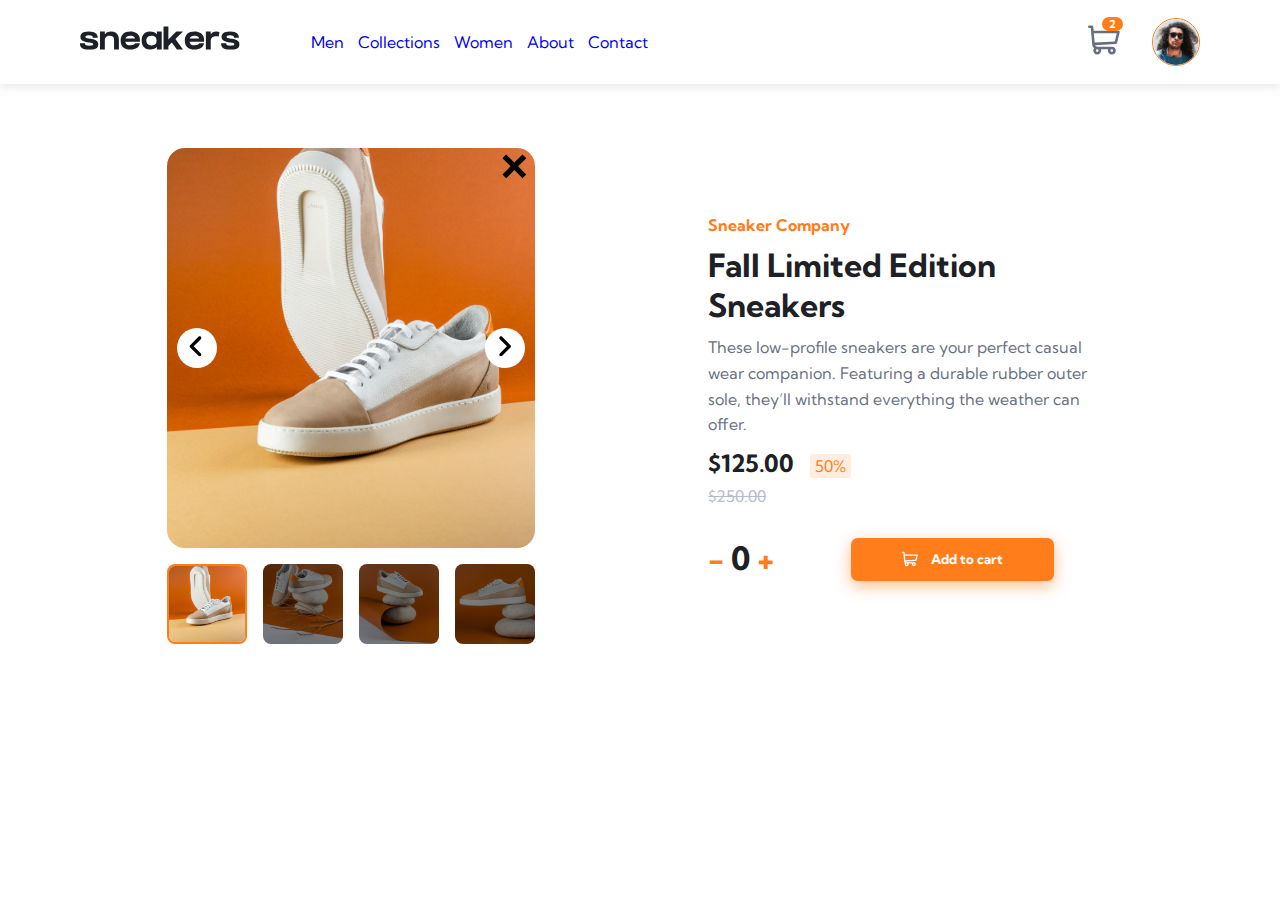
<file: index.html>
<!DOCTYPE html>
<html lang="en" dir="ltr">
  <head>
    <meta charset="UTF-8">
    <meta name="viewport" content="width=device-width, initial-scale=1.0">
    <link rel="icon" type="image/png" sizes="32x32" href="./images/favicon-32x32.png">
    <link href="https://fonts.googleapis.com/css2?family=Kumbh+Sans:wght@400;700&display=swap" rel="stylesheet">
    <link rel="stylesheet" href="style.css">
    <title>Frontend Mentor | E-commerce product page</title>
    <!-- <script src="../js/main.js" defer></script> -->
    <script src="main.js" defer></script>
  </head>
  <body>

    <header>
      <a href="#sidenav" id="sidenav-open-button" title="Open Menu" aria-label="Open Menu">
        <svg class="icon menu">
          <use href="./assets/images/icons/sprite.svg#menu"/>
        </svg>
      </a>
      
      
      <nav class="flex-r-c">
        <h1>
          <svg class="icon" id="logo" aria-label="Website's Logo" title="Website's Logo" style="width: 5em;height:2em;">
            <use href="./assets/images/icons/sprite.svg#logo"/>
          </svg>
        </h1>
        <a href="#">Men</a>
        <a href="#">Collections</a>
        <a href="#">Women</a>
        <a href="#">About</a>
        <a href="#">Contact</a>
      </nav>

      <div class="flex-r-c">
        <div class="cart">
          <svg class="icon">
            <use href="./assets/images/icons/sprite.svg#cart"/>
          </svg>
          <span class="items-count">2</span>
        </div>
        <img src="./assets/images/image-avatar.png" alt="">
      </div>

    </header>

    <aside id="sidenav">
      <div>
        <svg class="icon close" id="sidenav-close" title="Close Menu" aria-label="Close Menu">
          <use href="./assets/images/icons/sprite.svg#close"/>
        </svg>
      </div>
      <ul>
        <li>Men</li>
        <li>Collections</li>
        <li>Women</li>
        <li>About</li>
        <li>Contact</li>
      </ul>
    </aside>

    <section>

      <div class="gallery">
        <div class="container">

          <div class="carousel">
            <div class="product-item" style="--bg: url(./assets/images/image-product-1.jpg)" data-order="0"></div>
            <div class="product-item" style="--bg: url(./assets/images/image-product-2.jpg)" data-order="1"></div>
            <div class="product-item" style="--bg: url(./assets/images/image-product-3.jpg)" data-order="2"></div>
            <div class="product-item" style="--bg: url(./assets/images/image-product-4.jpg)" data-order="3"></div>
          </div>

          <button class="item-button close" role="button" aria-label="Close">
            <svg class="icon close">
              <use href="./assets/images/icons/sprite.svg#close"/>
            </svg> 
          </button>
          <button class="item-button previous" role="button" aria-label="Go Previous">
            <svg class="icon" title="Previous">
              <use href="./assets/images/icons/sprite.svg#previous"/>
            </svg>
          </button>
          <button class="item-button next" role="button" aria-label="Go Next">
            <svg class="icon next">
              <use href="./assets/images/icons/sprite.svg#next"/>
            </svg> 
          </button>
        </div>

        <ul class="carousel-nav">
          <li data-order="0"><img src="./assets/images/image-product-1.jpg" alt="" class="active"></li>
          <li data-order="1"><img src="./assets/images/image-product-2.jpg" alt=""></li>
          <li data-order="2"><img src="./assets/images/image-product-3.jpg" alt=""></li>
          <li data-order="3"><img src="./assets/images/image-product-4.jpg" alt=""></li>
        </ul>        
      </div>



      <div class="content">
        <b>Sneaker Company</b>
        <h2>Fall Limited Edition Sneakers</h2>
        <p>
          These low-profile sneakers are your perfect casual wear companion. Featuring a 
          durable rubber outer sole, they’ll withstand everything the weather can offer.
        </p>

        <div class="price">
          <div>
            <span class="value">$125.00</span>
            <span class="discount">50%</span>
          </div>
          <div class="lastvalue">$250.00</div>
        </div>

        <div class="foot">
          <div class="units">
            <span class="minus">-</span>
            <span class="counter">0</span>
            <span class="plus">+</span>
          </div>
          
          <button class="btn">
            <svg class="icon">
              <use href="./assets/images/icons/sprite.svg#cart"/>
            </svg>
            Add to cart
          </button>
        </div>
      </div>
    </section>
  </body>
</html>
</file>
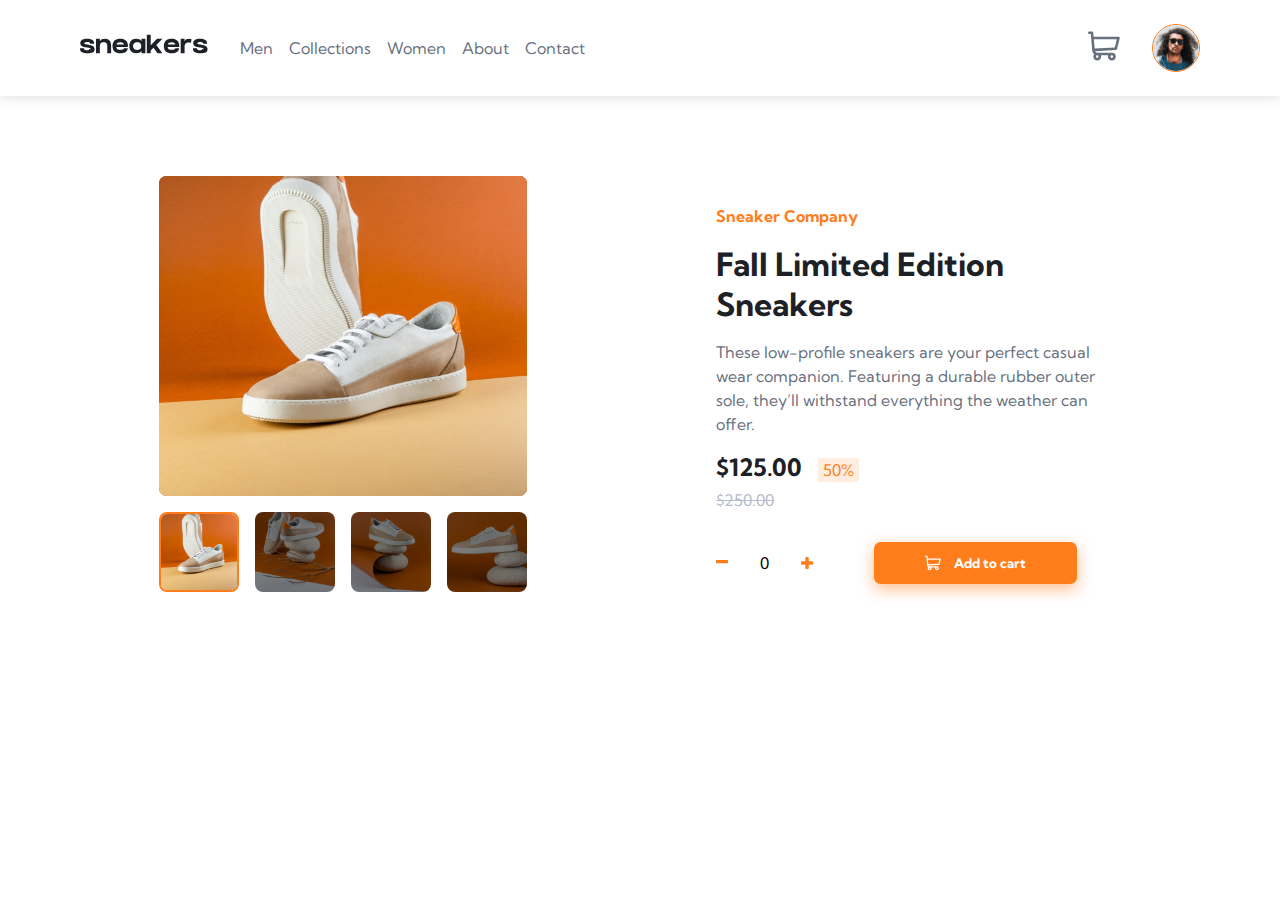
<file: src/index.html>
<!DOCTYPE html>
<html lang="en" dir="ltr">
  <head>
    <meta charset="UTF-8">
    <meta name="viewport" content="width=device-width, initial-scale=1.0">
    <link rel="icon" type="image/png" sizes="32x32" href="./images/favicon-32x32.png">
    <link href="https://fonts.googleapis.com/css2?family=Kumbh+Sans:wght@400;700&display=swap" rel="stylesheet">
    <link rel="stylesheet" href="./sass/style.css">
    <title>Frontend Mentor | E-commerce product page</title>
  </head>
  <body>
    <span class="overlay"></span>

    <header>
      <svg class="icon menu">
        <use href="./assets/images/icons/sprite.svg#menu"/>
      </svg>
      <h1>
        <svg class="icon">
          <use href="./assets/images/icons/sprite.svg#logo"/>
        </svg>
      </h1>
      
      <nav>
        <ul>
          <li>Men</li>
          <li>Collections</li>
          <li>Women</li>
          <li>About</li>
          <li>Contact</li>
        </ul>
      </nav>

      <div class="cart">
        <svg class="icon">
          <use href="./assets/images/icons/sprite.svg#cart"/>
        </svg>
        <span class="items-count"></span>
      </div>

      <img src="./assets/images/image-avatar.png" alt="">
    </header>

    <div class="cartBox">
      <div class="head">Cart</div>
      <div class="body">
        <p class="txt">Your Cart is empty</p>
      </div>
    </div>

    <aside>
      <div>
        <svg class="icon close" style="cursor:pointer; fill:#ccc; width:1em; height:1em;">
          <use href="./assets/images/icons/sprite.svg#close"/>
        </svg>
      </div>
      <ul>
        <li>Men</li>
        <li>Collections</li>
        <li>Women</li>
        <li>About</li>
        <li>Contact</li>
      </ul>
    </aside>

    <section>

      <div class="gallery">
        <div class="big-img">
          <svg class="icon close">
            <use href="./assets/images/icons/sprite.svg#close"/>
          </svg>

          <div>
            <img src="./assets/images/image-product-1.jpg" alt="" data-sort="0">
            <img src="./assets/images/image-product-2.jpg" alt="" data-sort="1">
            <img src="./assets/images/image-product-3.jpg" alt="" data-sort="2">
            <img src="./assets/images/image-product-4.jpg" alt="" data-sort="3">
          </div>

          <svg class="icon previous">
            <use href="./assets/images/icons/sprite.svg#previous"/>
          </svg>

          <svg class="icon next">
            <use href="./assets/images/icons/sprite.svg#next"/>
          </svg>
        </div>

        <ul>
          <li><img src="./assets/images/image-product-1.jpg" alt="" data-sort="0" class="active"></li>
          <li><img src="./assets/images/image-product-2.jpg" alt="" data-sort="1"></li>
          <li><img src="./assets/images/image-product-3.jpg" alt="" data-sort="2"></li>
          <li><img src="./assets/images/image-product-4.jpg" alt="" data-sort="3"></li>
        </ul>        
      </div>

      <div class="content">
        <p>Sneaker Company</p>
        <h2>Fall Limited Edition Sneakers</h2>
        <p>
          These low-profile sneakers are your perfect casual wear companion. Featuring a 
          durable rubber outer sole, they’ll withstand everything the weather can offer.
        </p>

        <div class="price">
          <div>
            <span class="value">$125.00</span>
            <span class="discount">50%</span>
          </div>
          <div class="lastvalue">$250.00</div>
        </div>

        <div class="foot">
          <div class="units">
            <svg class="minus" width="12" height="6" xmlns="http://www.w3.org/2000/svg" xmlns:xlink="http://www.w3.org/1999/xlink"><defs><path d="M11.357 3.332A.641.641 0 0 0 12 2.69V.643A.641.641 0 0 0 11.357 0H.643A.641.641 0 0 0 0 .643v2.046c0 .357.287.643.643.643h10.714Z" id="a"/></defs><use fill-rule="nonzero" xlink:href="#a"/></svg>
            <span class="counter">0</span>
            <svg class="plus" width="12" height="12" xmlns="http://www.w3.org/2000/svg" xmlns:xlink="http://www.w3.org/1999/xlink"><defs><path d="M12 7.023V4.977a.641.641 0 0 0-.643-.643h-3.69V.643A.641.641 0 0 0 7.022 0H4.977a.641.641 0 0 0-.643.643v3.69H.643A.641.641 0 0 0 0 4.978v2.046c0 .356.287.643.643.643h3.69v3.691c0 .356.288.643.644.643h2.046a.641.641 0 0 0 .643-.643v-3.69h3.691A.641.641 0 0 0 12 7.022Z" id="b"/></defs><use fill-rule="nonzero" xlink:href="#b"/></svg>
          </div>
          
          <button class="btn">
            <svg class="icon">
              <use href="./assets/images/icons/sprite.svg#cart"/>
            </svg>
            Add to cart
          </button>
        </div>
      </div>
    </section>

  <script src="../js/main.js"></script>
  </body>
</html>
</file>
<file: style.css>
*, *::before, *::after {
  font-family: "Kumbh Sans", sans-serif;
  padding: 0%;
  margin: 0%;
  box-sizing: border-box;
  list-style: none;
}

:root {
  --m-color: #ff7d1a;
  --dark-txt: #1d2025;
  --grey-txt: #68707d;

  /* padding */
  --m-pad: 0 5em;
}

header,
.gallery ul, 
section, aside ul, 
.cartBox .body div, 
.btn {
  display: flex;
  justify-content: center;
  align-items: center;
}

.show, .cartBox .body .txt {
  position: absolute;
  top: 50%;
  left: 50%;
  transform: translate(-50%, -50%);
}


.icon {
  width: 2em;
  height: 2em;
}

.flex-r-c {
  display: flex;
  justify-content: center;
  align-items: center;
}



/* header-start */
header {
  box-shadow: 0px 2px 10px rgba(104, 112, 125, 0.2);
  padding: var(--m-pad);
  justify-content: space-between;
}
header #sidenav-open-button {
  display: none;
}

h1 {
  margin-right: 2em;
}

header nav a {
  display: inline-block;
  padding-block: 2em;
  margin-inline: 7px;
  text-decoration: none;
}
header nav a:hover {
  border-bottom: 3px solid var(--m-color);
}

header .cart {
  display: inline-block;
  margin-right: 2em;
  position: relative;
  cursor: pointer;
  fill: var(--grey-txt);
}

header .cart .items-count {
  position: absolute;
  left: calc(50% - 2px);
  top: -7px;
  color: #fff;
  background-color: #ff7d1a;
  font-size: 11px;
  font-weight: bold;
  padding: 0px 7px;
  border-radius: 10px;
}

header img {
  width: 3em;
  height: 3em;
  border: 1px solid var(--m-color);
  border-radius: 50%;
  cursor: pointer;
}

/* header-end */



/* aside-start */
aside {
  background-color: #fff;
  width: 60%;
  padding: 1em;
  display: none;
  position: absolute;
  top: 0%;
  left: 0%;
  z-index: 22;
}

aside > div {
  margin-bottom: 2em;
}

aside > div img:hover {
  cursor: pointer;
}

aside ul {
  flex-direction: column;
  gap: 1em;
  align-items: flex-start;
}

/* aside-end */



section {
  margin-top: 4em;
  padding: var(--m-pad);
  justify-content: space-around;
}

/* gallery-part */

.gallery img {
  border-radius: 0.5em;
}

.container {
  position: relative;
}

.carousel {
  display: grid;
  grid: 1fr / auto-flow 100%;
  overflow-x: scroll;
  gap: 1ch;
  height: 400px;
  scroll-behavior: smooth;
  scroll-snap-type: mandatory;
  scroll-snap-align: end;
}
.carousel .product-item {
  border-radius: 2ch;
  height: 100%;
  background-image: var(--bg);
  background-size: cover;
}

.container .item-button {
  background-color: transparent;
  width: 3em;
  height: 3em;
  border-radius: 50%;
  outline: none;
  border: none;
  position: absolute;
  cursor: pointer;
}
.item-button:focus {
  border: 1px dotted var(--m-color);
}
.item-button.close {
  right: 0;
  top: 0;
}

.item-button.previous,
.item-button.next {
  top: 50%;
  transform: translateY(-50%);
  background-color: white;
}

.item-button.previous {
  left: 10px;
}
.item-button.next {
  right: 10px;
}


.gallery ul {
  margin-top: 1em;
  gap: 1em;
}

.gallery ul img {
  width: 5em;
  height: 5em;
  filter: brightness(0.5);
  -webkit-filter: brightness(0.5);
  cursor: pointer;
}

.gallery ul img:hover {
  filter: brightness(0.8);
  -webkit-filter: brightness(0.8);
}

.gallery ul img.active {
  filter: brightness(1);
  -webkit-filter: brightness(1);
  border: 2px solid var(--m-color);
}


/* gallery-end */




/* section-text-style */
section h2 {
  color: var(--dark-txt);
  width: 20ch;
  font-size: clamp(1em, 3vw, 2em);
  margin-block: 10px;
}

section .content b {
  color: var(--m-color);
}

section p {
  max-inline-size: 45ch;
  color: var(--grey-txt);
  line-height: 1.6;
  margin-bottom: 10px;
}

section .price .value {
  color: var(--dark-txt);
  font-size: 1.5em;
  font-weight: bold;
  margin-right: 0.5em;
}

section .price .discount {
  color: var(--m-color);
  padding: 2px 5px;
  background-color: #ffede0;
  border-radius: 2px;
  -webkit-border-radius: 2px;
  -moz-border-radius: 2px;
  -ms-border-radius: 2px;
  -o-border-radius: 2px;
}

section .price .lastvalue {
  text-decoration: line-through;
  color: #b6bcc8;
  margin-top: 0.5em;
}

section .foot {
  margin-top: 2em;
  display: flex;
  justify-content: space-between;
  gap: 1em;
}

section .foot .units {
  font-size: 32px;
  color: var(--m-color);
  font-weight: bold;
}
section .foot .units .counter {
  color: var(--dark-txt);
}

section .foot .btn {
  box-shadow: 0px 5px 15px rgba(255, 125, 26, 0.5);
}

.btn {
  color: #fff;
  background-color: #ff7d1a;
  width: 50%;
  outline: none;
  border: none;
  align-content: center;
  cursor: pointer;
  font-weight: bold;
  padding: 1em;
  margin: auto;
  border-radius: 0.5em;
}

.btn .icon {
  width: 1.2em;
  height: 1.2em;
  margin-right: 1em;
  fill: #fff;
}

section .foot .btn:hover {
  opacity: 0.75;
}

/* section-text-style */
/* end */
</file>
<file: src/sass/style.css>
* {
  font-family: "Kumbh Sans", sans-serif;
  padding: 0%;
  margin: 0%;
  box-sizing: border-box;
  list-style: none;
}

.gallery ul, section .foot .units, section, aside ul, .cartBox .body div, header nav ul, header, .btn {
  display: flex;
  justify-content: center;
  align-items: center;
}

.show, .cartBox .body .txt {
  position: absolute;
  top: 50%;
  left: 50%;
  transform: translate(-50%, -50%);
  -webkit-transform: translate(-50%, -50%);
  -moz-transform: translate(-50%, -50%);
  -ms-transform: translate(-50%, -50%);
  -o-transform: translate(-50%, -50%);
}

.gallery .icon.next, .gallery .icon.previous {
  background-color: #fff;
  padding: 0.5em;
  border-radius: 50%;
  -webkit-border-radius: 50%;
  -moz-border-radius: 50%;
  -ms-border-radius: 50%;
  -o-border-radius: 50%;
  box-sizing: content-box;
  top: 50%;
}

.icon {
  width: 2em;
  height: 2em;
  z-index: 2;
}

.overlay {
  width: 100%;
  height: 100%;
  background-color: rgba(0, 0, 0, 0.75);
  position: absolute;
  top: 0%;
  left: 0%;
  z-index: 5;
  display: none;
}

body {
  overflow-x: hidden;
}

.btn {
  color: #fff;
  background-color: #ff7d1a;
  width: 50%;
  outline: none;
  border: none;
  align-content: center;
  cursor: pointer;
  font-weight: bold;
  padding: 1em;
  margin: auto;
  border-radius: 0.5em;
  -webkit-border-radius: 0.5em;
  -moz-border-radius: 0.5em;
  -ms-border-radius: 0.5em;
  -o-border-radius: 0.5em;
}

header {
  gap: 2em;
  box-shadow: 0px 2px 10px rgba(104, 112, 125, 0.2);
  padding: 0 5em;
}

header h1 svg {
  width: 4em !important;
  height: 1em !important;
}

header nav {
  flex: 1;
  height: 96px;
}

header nav ul {
  height: 100%;
  justify-content: flex-start;
  gap: 1em;
}

header nav ul li {
  height: 100%;
  line-height: 96px;
  color: #68707d;
  position: relative;
  cursor: pointer;
}

header nav ul li:hover {
  cursor: pointer;
}

header nav ul li:hover::before {
  content: "";
  width: 100%;
  border: 2px solid #ff7d1a;
  position: absolute;
  bottom: 0%;
  left: 0%;
}

header .cart {
  position: relative;
  cursor: pointer;
  fill: #68707d;
}

header .cart .items-count {
  position: absolute;
  left: calc(50% - 2px);
  top: -7px;
  color: #fff;
  background-color: #ff7d1a;
  font-size: 11px;
  font-weight: bold;
  padding: 0px 7px;
  border-radius: 10px;
  -webkit-border-radius: 10px;
  -moz-border-radius: 10px;
  -ms-border-radius: 10px;
  -o-border-radius: 10px;
}

header img {
  width: 3sem;
  height: 3em;
  border: 1px solid #ff7d1a;
  border-radius: 50%;
  -webkit-border-radius: 50%;
  -moz-border-radius: 50%;
  -ms-border-radius: 50%;
  -o-border-radius: 50%;
  cursor: pointer;
}

.cartBox {
  background-color: #fff;
  width: 20em;
  box-shadow: 0px 7px 15px 2px rgba(0, 0, 0, 0.15);
  position: absolute;
  top: 96px;
  right: 5%;
  z-index: 3;
  display: none;
}

.cartBox .head {
  padding: 0.5em;
  border-bottom: 1px solid rgba(0, 0, 0, 0.1);
}

.cartBox .body {
  min-height: 8em;
  padding: 2em 1em;
  position: relative;
}

.cartBox .body div {
  gap: 1em;
}

.cartBox .body img {
  width: 3em;
  height: 3em;
  border-radius: 0.3em;
  -webkit-border-radius: 0.3em;
  -moz-border-radius: 0.3em;
  -ms-border-radius: 0.3em;
  -o-border-radius: 0.3em;
}

.cartBox .body img:last-of-type {
  width: 2em;
  height: 2em;
}

.cartBox button {
  width: 100%;
  margin-top: 1em;
}

.menu {
  display: none;
  cursor: pointer;
}

aside {
  background-color: #fff;
  width: 60%;
  padding: 1em;
  display: none;
  position: absolute;
  top: 0%;
  left: 0%;
  z-index: 22;
}

aside > div {
  margin-bottom: 2em;
}

aside > div img:hover {
  cursor: pointer;
}

aside ul {
  flex-direction: column;
  gap: 1em;
  align-items: flex-start;
}

section {
  padding: 5em;
  justify-content: space-around;
  gap: 2em;
}

section h2 {
  color: #1d2025;
  width: 20ch;
  font-size: clamp(1em, 3vw, 2em);
}

section .content p:first-of-type {
  color: #ff7d1a;
  font-weight: bold;
}

section p {
  max-inline-size: 45ch;
  color: #68707d;
  line-height: 1.5;
  margin: 1em 0;
}

section .price .value {
  color: #1d2025;
  font-size: 1.5em;
  font-weight: bold;
  margin-right: 0.5em;
}

section .price .discount {
  color: #ff7d1a;
  padding: 2px 5px;
  background-color: #ffede0;
  border-radius: 2px;
  -webkit-border-radius: 2px;
  -moz-border-radius: 2px;
  -ms-border-radius: 2px;
  -o-border-radius: 2px;
}

section .price .lastvalue {
  text-decoration: line-through;
  color: #b6bcc8;
  margin-top: 0.5em;
}

section .foot {
  margin-top: 2em;
  display: flex;
  justify-content: space-between;
  gap: 1em;
}

section .foot svg {
  cursor: pointer;
}

section .foot .units {
  gap: 2em;
  fill: #ff7d1a;
}

section .foot .units svg:hover {
  opacity: 0.6;
}

section .foot .btn {
  box-shadow: 0px 5px 15px rgba(255, 125, 26, 0.5);
}

section .foot .btn .icon {
  width: 1.2em;
  height: 1.2em;
  margin-right: 1em;
  fill: #fff;
}

section .foot .btn:hover {
  opacity: 0.75;
}

.gallery img {
  border-radius: 0.5em;
  -webkit-border-radius: 0.5em;
  -moz-border-radius: 0.5em;
  -ms-border-radius: 0.5em;
  -o-border-radius: 0.5em;
}

.gallery .big-img {
  position: relative;
  width: 23em;
  height: 20em;
}

.gallery .big-img img {
  width: 100%;
  height: 100%;
  position: absolute;
  top: 0%;
  left: 0%;
}

.gallery .big-img img[data-sort="0"] {
  z-index: 1;
}

.gallery .big-img .close {
  fill: #fff;
}

.gallery .big-img .close:hover {
  fill: #ff7d1a;
}

.gallery .big-img .next, .gallery .big-img .previous {
  stroke: #68707d;
}

.gallery .big-img .next:hover, .gallery .big-img .previous:hover {
  stroke: #ff7d1a;
}

.gallery ul {
  margin-top: 1em;
  gap: 1em;
}

.gallery ul img {
  width: 5em;
  height: 5em;
  filter: brightness(0.5);
  -webkit-filter: brightness(0.5);
  cursor: pointer;
}

.gallery ul img:hover {
  filter: brightness(0.8);
  -webkit-filter: brightness(0.8);
}

.gallery ul img.active {
  filter: brightness(1);
  -webkit-filter: brightness(1);
  border: 2px solid #ff7d1a;
}

.gallery .icon {
  position: absolute;
  width: 1em;
  height: 1em;
  display: none;
  cursor: pointer;
}

.gallery .icon.close {
  right: 0%;
  transform: translateY(-200%);
  -webkit-transform: translateY(-200%);
  -moz-transform: translateY(-200%);
  -ms-transform: translateY(-200%);
  -o-transform: translateY(-200%);
}

.gallery .icon.previous {
  left: 0%;
  transform: translateX(-50%);
  -webkit-transform: translateX(-50%);
  -moz-transform: translateX(-50%);
  -ms-transform: translateX(-50%);
  -o-transform: translateX(-50%);
}

.gallery .icon.next {
  right: 0%;
  transform: translateX(50%);
  -webkit-transform: translateX(50%);
  -moz-transform: translateX(50%);
  -ms-transform: translateX(50%);
  -o-transform: translateX(50%);
}

.show {
  z-index: 999;
}

@media (max-width: 767px) {
  header {
    padding: 0 1em;
    gap: 1em;
  }
  header ul {
    display: none !important;
  }
  header ul li {
    cursor: pointer;
  }
  .menu {
    display: inline-block !important;
  }
  section {
    flex-direction: column;
    text-align: center;
    padding: 0em 2em;
  }
  section .gallery .previous, section .gallery .next {
    transform: none !important;
    display: inline-block;
    -webkit-transform: none !important;
    -moz-transform: none !important;
    -ms-transform: none !important;
    -o-transform: none !important;
  }
  section .gallery .previous {
    left: 10% !important;
  }
  section .gallery .next {
    right: 10% !important;
  }
  section .gallery ul {
    display: none;
  }
  section h2 {
    margin: auto;
  }
  section .price {
    overflow: hidden;
  }
  section .price div:first-child {
    float: left;
  }
  section .lastvalue {
    float: right;
  }
  section .foot {
    flex-direction: column;
  }
  section .foot .units {
    justify-content: space-between;
  }
  section .foot .btn {
    width: 100%;
  }
}

/*# sourceMappingURL=style.css.map */
</file>
